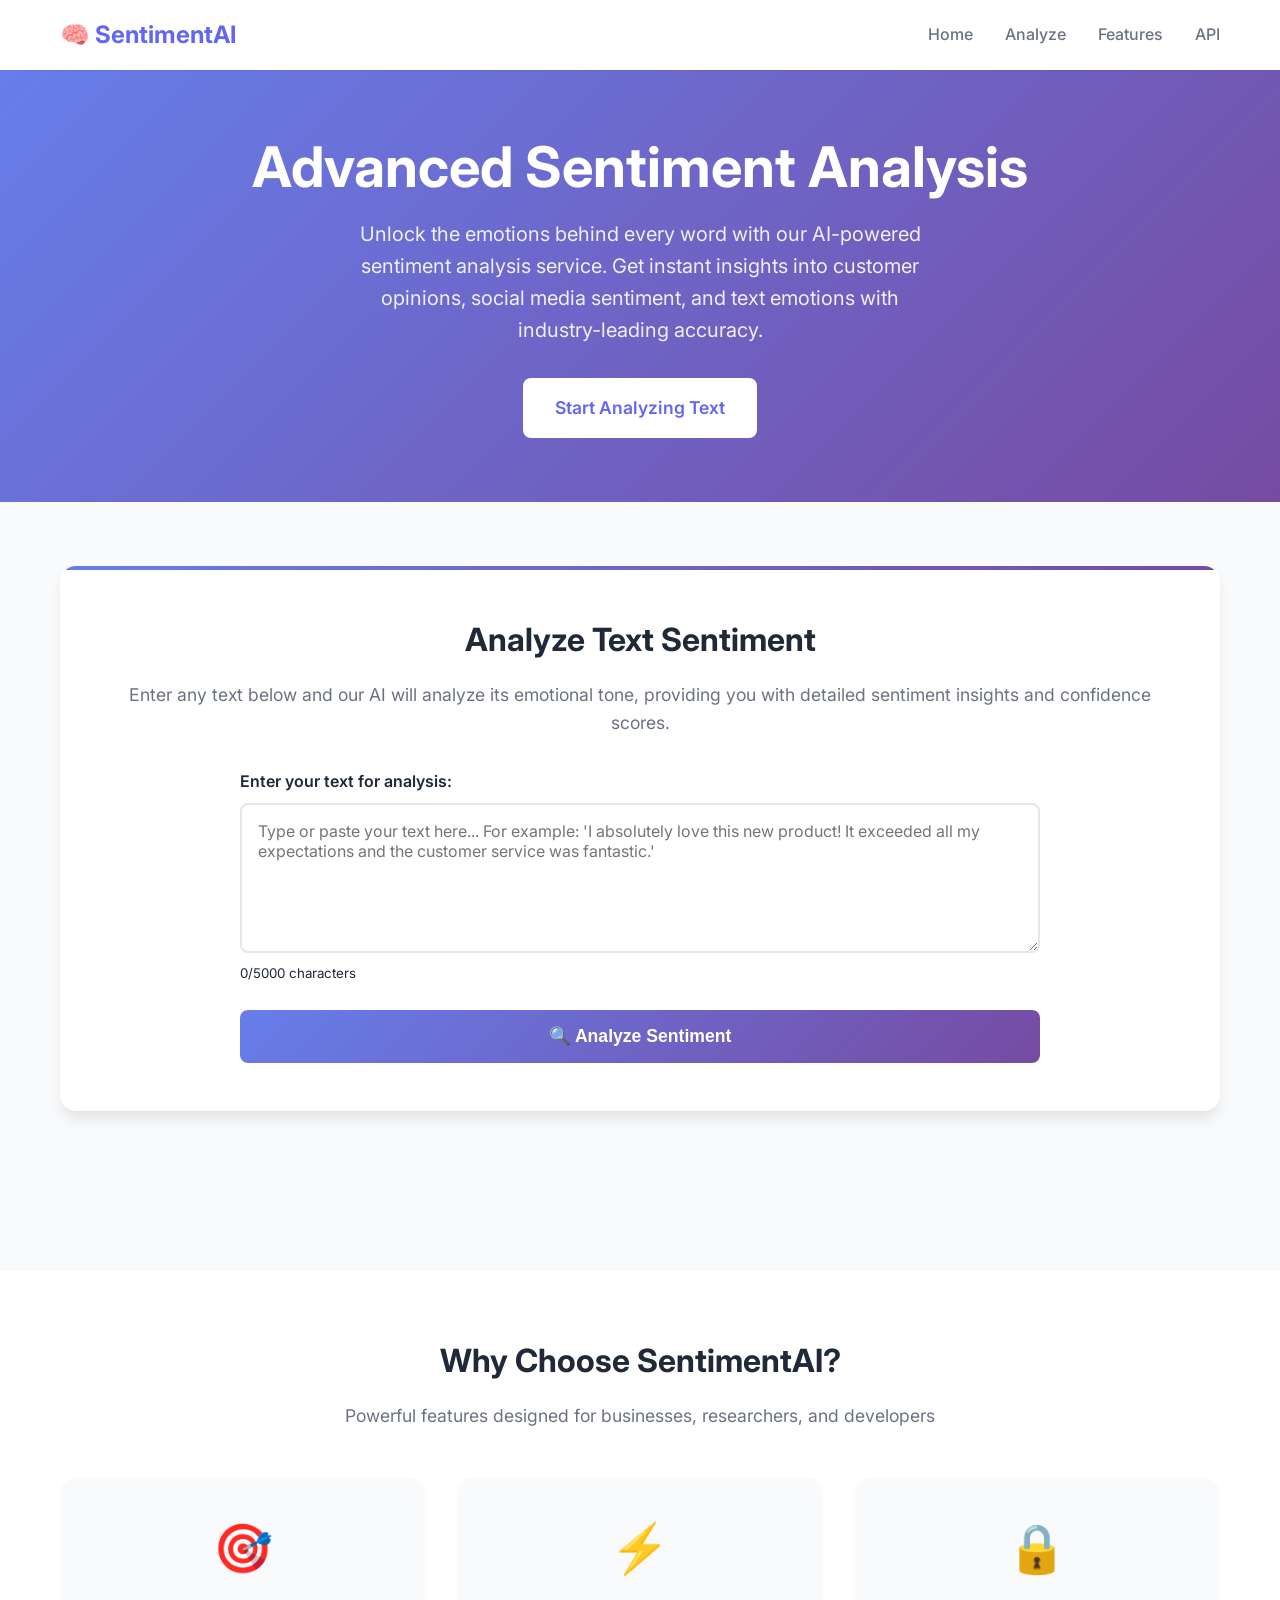
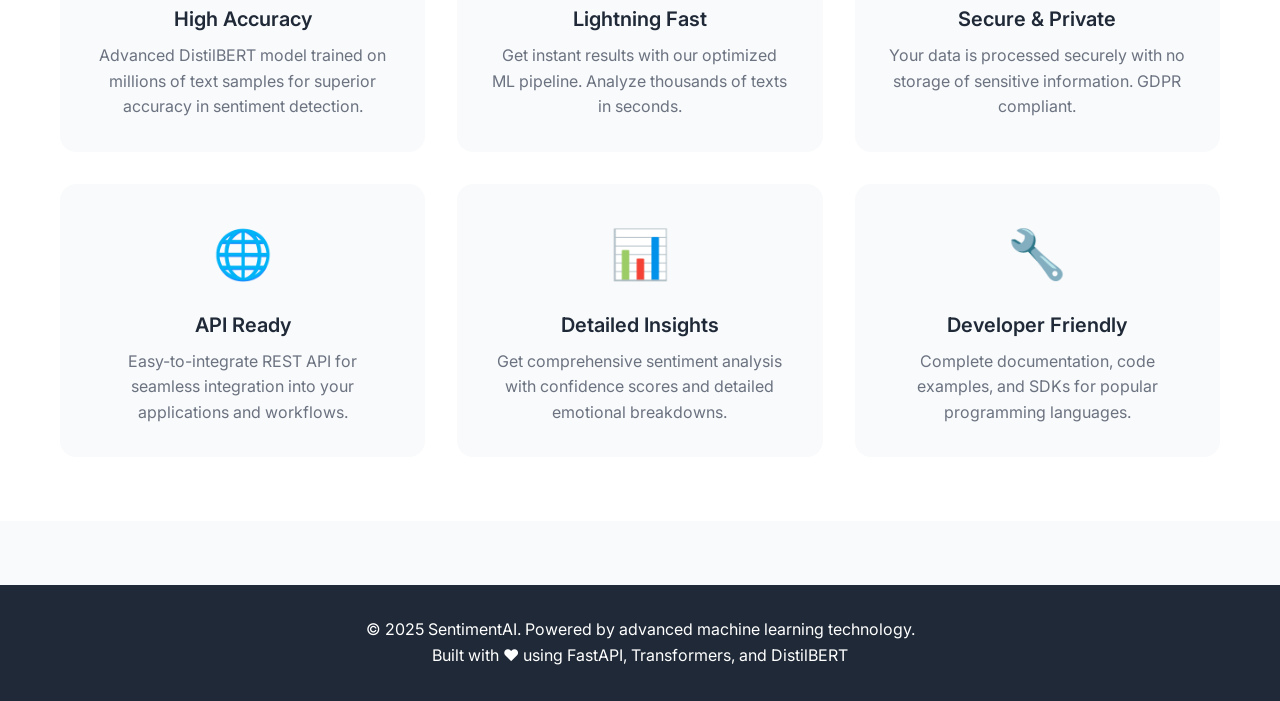
<file: backend/templates/index.html>
<!DOCTYPE html>
<html lang="en">
<head>
    <meta charset="UTF-8">
    <meta name="viewport" content="width=device-width, initial-scale=1.0">
    <title>SentimentAI - Advanced Text Sentiment Analysis Service</title>
    <meta name="description" content="Professional AI-powered sentiment analysis service. Analyze emotions, opinions, and sentiment in text with high accuracy using advanced machine learning.">
    <link href="https://fonts.googleapis.com/css2?family=Inter:wght@400;500;600;700&display=swap" rel="stylesheet">
    <link href="/static/style.css" rel="stylesheet">
    <link rel="icon" href="data:image/svg+xml,<svg xmlns='http://www.w3.org/2000/svg' viewBox='0 0 100 100'><text y='.9em' font-size='90'>🧠</text></svg>">
</head>
<body>
    <!-- Header Navigation -->
    <header class="header">
        <div class="container">
            <nav class="nav">
                <div class="logo">🧠 SentimentAI</div>
                <ul class="nav-links">
                    <li><a href="#home">Home</a></li>
                    <li><a href="#service">Analyze</a></li>
                    <li><a href="#features">Features</a></li>
                    <li><a href="#api">API</a></li>
                </ul>
            </nav>
        </div>
    </header>

    <!-- Hero Section -->
    <section class="hero" id="home">
        <div class="container">
            <h1>Advanced Sentiment Analysis</h1>
            <p>Unlock the emotions behind every word with our AI-powered sentiment analysis service. Get instant insights into customer opinions, social media sentiment, and text emotions with industry-leading accuracy.</p>
            <a href="#service" class="cta-button">Start Analyzing Text</a>
        </div>
    </section>

    <!-- Main Service Section -->
    <section class="main-content" id="service">
        <div class="container">
            <div class="service-card fade-in-up">
                <h2 class="section-title">Analyze Text Sentiment</h2>
                <p class="section-subtitle">Enter any text below and our AI will analyze its emotional tone, providing you with detailed sentiment insights and confidence scores.</p>
                
                <form class="sentiment-form" id="sentimentForm">
                    <div class="form-group">
                        <label for="textInput" class="form-label">Enter your text for analysis:</label>
                        <textarea 
                            id="textInput" 
                            class="form-textarea" 
                            placeholder="Type or paste your text here... For example: 'I absolutely love this new product! It exceeded all my expectations and the customer service was fantastic.'"
                            maxlength="5000"
                        ></textarea>
                        <div class="character-count">
                            <small><span id="charCount">0</span>/5000 characters</small>
                        </div>
                    </div>
                    
                    <button type="submit" class="analyze-button" id="analyzeBtn">
                        <span class="loading" id="loadingSpinner"></span>
                        <span id="buttonText">🔍 Analyze Sentiment</span>
                    </button>
                </form>

                <!-- Results Container -->
                <div class="result-container" id="resultContainer">
                    <div class="result-card">
                        <h3 class="result-header">Analysis Results</h3>
                        <div id="sentimentResult"></div>
                    </div>
                </div>
            </div>
        </div>
    </section>

    <!-- Features Section -->
    <section class="features" id="features">
        <div class="container">
            <h2 class="section-title">Why Choose SentimentAI?</h2>
            <p class="section-subtitle">Powerful features designed for businesses, researchers, and developers</p>
            
            <div class="features-grid">
                <div class="feature-card">
                    <div class="feature-icon">🎯</div>
                    <h3 class="feature-title">High Accuracy</h3>
                    <p class="feature-description">Advanced DistilBERT model trained on millions of text samples for superior accuracy in sentiment detection.</p>
                </div>
                
                <div class="feature-card">
                    <div class="feature-icon">⚡</div>
                    <h3 class="feature-title">Lightning Fast</h3>
                    <p class="feature-description">Get instant results with our optimized ML pipeline. Analyze thousands of texts in seconds.</p>
                </div>
                
                <div class="feature-card">
                    <div class="feature-icon">🔒</div>
                    <h3 class="feature-title">Secure & Private</h3>
                    <p class="feature-description">Your data is processed securely with no storage of sensitive information. GDPR compliant.</p>
                </div>
                
                <div class="feature-card">
                    <div class="feature-icon">🌐</div>
                    <h3 class="feature-title">API Ready</h3>
                    <p class="feature-description">Easy-to-integrate REST API for seamless integration into your applications and workflows.</p>
                </div>
                
                <div class="feature-card">
                    <div class="feature-icon">📊</div>
                    <h3 class="feature-title">Detailed Insights</h3>
                    <p class="feature-description">Get comprehensive sentiment analysis with confidence scores and detailed emotional breakdowns.</p>
                </div>
                
                <div class="feature-card">
                    <div class="feature-icon">🔧</div>
                    <h3 class="feature-title">Developer Friendly</h3>
                    <p class="feature-description">Complete documentation, code examples, and SDKs for popular programming languages.</p>
                </div>
            </div>
        </div>
    </section>

    <!-- Footer -->
    <footer class="footer">
        <div class="container">
            <p>&copy; 2025 SentimentAI. Powered by advanced machine learning technology.</p>
            <p>Built with ❤️ using FastAPI, Transformers, and DistilBERT</p>
        </div>
    </footer>

    <!-- JavaScript -->
    <script>
        // Character counter
        const textInput = document.getElementById('textInput');
        const charCount = document.getElementById('charCount');

        textInput.addEventListener('input', function() {
            const count = this.value.length;
            charCount.textContent = count;
            
            if (count > 4500) {
                charCount.style.color = '#ef4444';
            } else if (count > 4000) {
                charCount.style.color = '#f59e0b';
            } else {
                charCount.style.color = '#6b7280';
            }
        });

        // Sentiment analysis function
        document.getElementById('sentimentForm').addEventListener('submit', async function(e) {
            e.preventDefault();
            await analyzeSentiment();
        });

        async function analyzeSentiment() {
            const text = textInput.value.trim();
            const analyzeBtn = document.getElementById('analyzeBtn');
            const buttonText = document.getElementById('buttonText');
            const loadingSpinner = document.getElementById('loadingSpinner');
            const resultContainer = document.getElementById('resultContainer');
            const sentimentResult = document.getElementById('sentimentResult');

            if (!text) {
                alert('Please enter some text to analyze.');
                return;
            }

            // Show loading state
            analyzeBtn.disabled = true;
            loadingSpinner.style.display = 'inline-block';
            buttonText.textContent = 'Analyzing...';
            resultContainer.style.display = 'none';

            try {
                const response = await fetch('/predict', {
                    method: 'POST',
                    headers: {
                        'Content-Type': 'application/json',
                    },
                    body: JSON.stringify({ text: text })
                });

                const result = await response.json();

                if (response.ok) {
                    displayResult(result);
                } else {
                    throw new Error(result.detail || 'Analysis failed');
                }
            } catch (error) {
                sentimentResult.innerHTML = `
                    <div class="sentiment-badge sentiment-negative">
                        ❌ Error
                    </div>
                    <p class="confidence-score">Failed to analyze text: ${error.message}</p>
                `;
                resultContainer.style.display = 'block';
            } finally {
                // Reset button state
                analyzeBtn.disabled = false;
                loadingSpinner.style.display = 'none';
                buttonText.textContent = '🔍 Analyze Sentiment';
            }
        }

        function displayResult(result) {
            const sentimentResult = document.getElementById('sentimentResult');
            const resultContainer = document.getElementById('resultContainer');
            
            const isPositive = result.label === 'POSITIVE';
            const confidence = (result.score * 100).toFixed(1);
            const emoji = isPositive ? '😊' : '😔';
            const sentimentClass = isPositive ? 'sentiment-positive' : 'sentiment-negative';
            
            sentimentResult.innerHTML = `
                <div class="sentiment-badge ${sentimentClass}">
                    ${emoji} ${result.label}
                </div>
                <p class="confidence-score">
                    <strong>Confidence Score:</strong> ${confidence}%
                </p>
                <div class="confidence-bar">
                    <div class="confidence-fill" style="width: ${confidence}%"></div>
                </div>
                <div style="margin-top: 1rem;">
                    <small style="color: #6b7280;">
                        ${isPositive ? 
                            'This text expresses positive sentiment, emotions, or opinions.' : 
                            'This text expresses negative sentiment, emotions, or opinions.'
                        }
                    </small>
                </div>
            `;
            
            resultContainer.style.display = 'block';
            resultContainer.scrollIntoView({ behavior: 'smooth', block: 'nearest' });
        }

        // Smooth scrolling for navigation links
        document.querySelectorAll('a[href^="#"]').forEach(anchor => {
            anchor.addEventListener('click', function (e) {
                e.preventDefault();
                const target = document.querySelector(this.getAttribute('href'));
                if (target) {
                    target.scrollIntoView({ behavior: 'smooth' });
                }
            });
        });

        // Add fade-in animation on scroll
        const observerOptions = {
            threshold: 0.1,
            rootMargin: '0px 0px -50px 0px'
        };

        const observer = new IntersectionObserver((entries) => {
            entries.forEach(entry => {
                if (entry.isIntersecting) {
                    entry.target.classList.add('fade-in-up');
                }
            });
        }, observerOptions);

        document.querySelectorAll('.feature-card').forEach(card => {
            observer.observe(card);
        });
    </script>
</body>
</html>
</file>
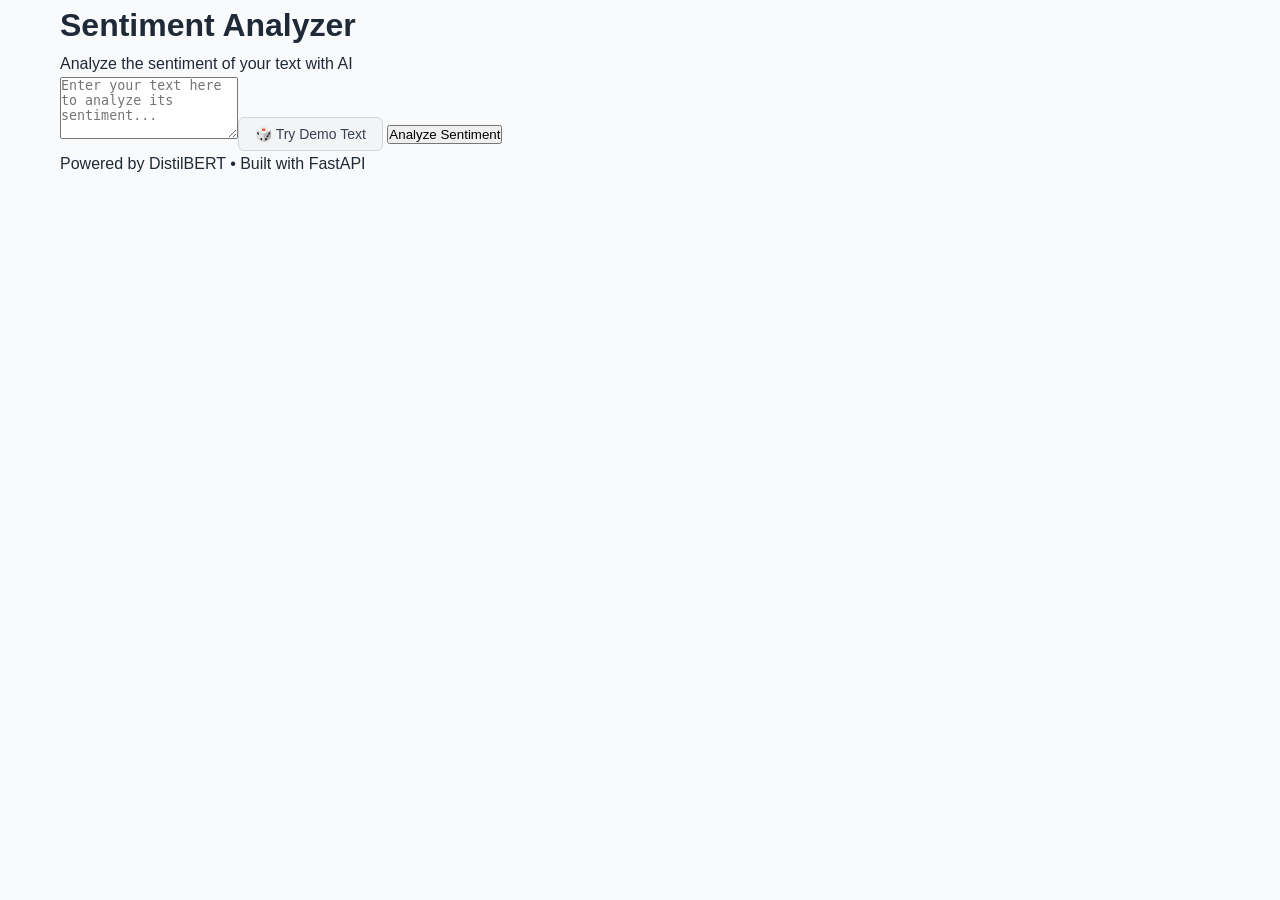
<file: sentiment-docker-api/backend/templates/index.html>
<!DOCTYPE html>
<html lang="en">
<head>
    <meta charset="UTF-8">
    <meta name="viewport" content="width=device-width, initial-scale=1.0">
    <title>Sentiment Analysis</title>
    <link rel="stylesheet" href="/static/style.css">
</head>
<body>
    <div class="container">
        <h1>Sentiment Analyzer</h1>
        <p class="subtitle">Analyze the sentiment of your text with AI</p>

        <div class="input-section">
            <textarea 
                id="textInput" 
                placeholder="Enter your text here to analyze its sentiment..."
                rows="4"
            ></textarea>
            <button id="analyzeBtn" onclick="analyzeSentiment()">
                Analyze Sentiment
            </button>
        </div>

        <div class="result-section" id="resultSection" style="display: none;">
            <h3>Analysis Result</h3>
            <div class="sentiment-badge" id="sentimentBadge"></div>
            <div class="confidence-score" id="confidenceScore"></div>
            <div class="json-output" id="jsonOutput"></div>
        </div>

        <div class="loading" id="loading" style="display: none;">
            <div class="spinner"></div>
            <p>Analyzing sentiment...</p>
        </div>

        <div class="error" id="error" style="display: none;">
            <p id="errorMessage"></p>
        </div>

        <footer>
            <p>Powered by DistilBERT • Built with FastAPI</p>
        </footer>
    </div>

    <script src="/static/script.js"></script>
</body>
</html>
</file>
<file: static/style.css>
/* Modern Professional CSS for Sentiment Analysis Service */

* {
    margin: 0;
    padding: 0;
    box-sizing: border-box;
}

:root {
    --primary-color: #6366f1;
    --primary-dark: #4f46e5;
    --secondary-color: #06b6d4;
    --success-color: #10b981;
    --warning-color: #f59e0b;
    --error-color: #ef4444;
    --text-primary: #1f2937;
    --text-secondary: #6b7280;
    --bg-primary: #ffffff;
    --bg-secondary: #f9fafb;
    --bg-gradient: linear-gradient(135deg, #667eea 0%, #764ba2 100%);
    --shadow-sm: 0 1px 2px 0 rgba(0, 0, 0, 0.05);
    --shadow-md: 0 4px 6px -1px rgba(0, 0, 0, 0.1);
    --shadow-lg: 0 10px 15px -3px rgba(0, 0, 0, 0.1);
    --shadow-xl: 0 20px 25px -5px rgba(0, 0, 0, 0.1);
}

body {
    font-family: 'Inter', -apple-system, BlinkMacSystemFont, 'Segoe UI', Roboto, sans-serif;
    line-height: 1.6;
    color: var(--text-primary);
    background: var(--bg-secondary);
}

.container {
    max-width: 1200px;
    margin: 0 auto;
    padding: 0 20px;
}

/* Header Styles */
.header {
    background: var(--bg-primary);
    box-shadow: var(--shadow-sm);
    position: sticky;
    top: 0;
    z-index: 100;
}

.nav {
    display: flex;
    justify-content: space-between;
    align-items: center;
    padding: 1rem 0;
}

.logo {
    font-size: 1.5rem;
    font-weight: 700;
    color: var(--primary-color);
}

.nav-links {
    display: flex;
    list-style: none;
    gap: 2rem;
}

.nav-links a {
    text-decoration: none;
    color: var(--text-secondary);
    font-weight: 500;
    transition: color 0.3s ease;
}

.nav-links a:hover {
    color: var(--primary-color);
}

/* Hero Section */
.hero {
    background: var(--bg-gradient);
    color: white;
    text-align: center;
    padding: 4rem 0;
}

.hero h1 {
    font-size: 3.5rem;
    font-weight: 700;
    margin-bottom: 1rem;
    line-height: 1.2;
}

.hero p {
    font-size: 1.25rem;
    opacity: 0.9;
    margin-bottom: 2rem;
    max-width: 600px;
    margin-left: auto;
    margin-right: auto;
}

.cta-button {
    background: white;
    color: var(--primary-color);
    padding: 1rem 2rem;
    border: none;
    border-radius: 0.5rem;
    font-size: 1.1rem;
    font-weight: 600;
    cursor: pointer;
    transition: all 0.3s ease;
    text-decoration: none;
    display: inline-block;
}

.cta-button:hover {
    transform: translateY(-2px);
    box-shadow: var(--shadow-lg);
}

/* Main Content */
.main-content {
    padding: 4rem 0;
}

.service-card {
    background: var(--bg-primary);
    border-radius: 1rem;
    padding: 3rem;
    box-shadow: var(--shadow-lg);
    margin-bottom: 2rem;
    position: relative;
    overflow: hidden;
}

.service-card::before {
    content: '';
    position: absolute;
    top: 0;
    left: 0;
    right: 0;
    height: 4px;
    background: var(--bg-gradient);
}

.section-title {
    font-size: 2rem;
    font-weight: 700;
    margin-bottom: 1rem;
    color: var(--text-primary);
    text-align: center;
}

.section-subtitle {
    color: var(--text-secondary);
    text-align: center;
    margin-bottom: 2rem;
    font-size: 1.1rem;
}

/* Form Styles */
.sentiment-form {
    max-width: 800px;
    margin: 0 auto;
}

.form-group {
    margin-bottom: 1.5rem;
}

.form-label {
    display: block;
    margin-bottom: 0.5rem;
    font-weight: 600;
    color: var(--text-primary);
}

.form-textarea {
    width: 100%;
    min-height: 150px;
    padding: 1rem;
    border: 2px solid #e5e7eb;
    border-radius: 0.5rem;
    font-size: 1rem;
    font-family: inherit;
    resize: vertical;
    transition: border-color 0.3s ease, box-shadow 0.3s ease;
}

.form-textarea:focus {
    outline: none;
    border-color: var(--primary-color);
    box-shadow: 0 0 0 3px rgba(99, 102, 241, 0.1);
}

.analyze-button {
    background: var(--bg-gradient);
    color: white;
    padding: 1rem 2rem;
    border: none;
    border-radius: 0.5rem;
    font-size: 1.1rem;
    font-weight: 600;
    cursor: pointer;
    transition: all 0.3s ease;
    width: 100%;
    position: relative;
    overflow: hidden;
}

.analyze-button:hover {
    transform: translateY(-2px);
    box-shadow: var(--shadow-xl);
}

.analyze-button:disabled {
    opacity: 0.6;
    cursor: not-allowed;
    transform: none;
}

.loading {
    display: none;
    width: 20px;
    height: 20px;
    border: 2px solid #ffffff40;
    border-top: 2px solid white;
    border-radius: 50%;
    animation: spin 1s linear infinite;
    margin-right: 0.5rem;
}

@keyframes spin {
    0% { transform: rotate(0deg); }
    100% { transform: rotate(360deg); }
}

/* Result Styles */
.result-container {
    margin-top: 2rem;
    display: none;
}

.result-card {
    background: var(--bg-primary);
    border-radius: 1rem;
    padding: 2rem;
    box-shadow: var(--shadow-md);
    border-left: 4px solid var(--primary-color);
}

.result-header {
    font-size: 1.5rem;
    font-weight: 700;
    margin-bottom: 1rem;
    color: var(--text-primary);
}

.sentiment-badge {
    display: inline-block;
    padding: 0.5rem 1rem;
    border-radius: 2rem;
    font-weight: 600;
    font-size: 0.9rem;
    margin-bottom: 1rem;
}

.sentiment-positive {
    background: #dcfce7;
    color: #166534;
}

.sentiment-negative {
    background: #fee2e2;
    color: #991b1b;
}

.confidence-score {
    font-size: 1.1rem;
    color: var(--text-secondary);
}

.confidence-bar {
    width: 100%;
    height: 8px;
    background: #e5e7eb;
    border-radius: 4px;
    overflow: hidden;
    margin-top: 0.5rem;
}

.confidence-fill {
    height: 100%;
    background: var(--bg-gradient);
    transition: width 0.5s ease;
}

/* Features Section */
.features {
    background: var(--bg-primary);
    padding: 4rem 0;
    margin-top: 4rem;
}

.features-grid {
    display: grid;
    grid-template-columns: repeat(auto-fit, minmax(300px, 1fr));
    gap: 2rem;
    margin-top: 3rem;
}

.feature-card {
    text-align: center;
    padding: 2rem;
    border-radius: 1rem;
    background: var(--bg-secondary);
    transition: transform 0.3s ease;
}

.feature-card:hover {
    transform: translateY(-5px);
}

.feature-icon {
    font-size: 3rem;
    margin-bottom: 1rem;
}

.feature-title {
    font-size: 1.25rem;
    font-weight: 600;
    margin-bottom: 0.5rem;
    color: var(--text-primary);
}

.feature-description {
    color: var(--text-secondary);
}

/* Footer */
.footer {
    background: var(--text-primary);
    color: white;
    text-align: center;
    padding: 2rem 0;
    margin-top: 4rem;
}

/* Responsive Design */
@media (max-width: 768px) {
    .hero h1 {
        font-size: 2.5rem;
    }
    
    .hero p {
        font-size: 1.1rem;
    }
    
    .service-card {
        padding: 2rem;
    }
    
    .nav {
        flex-direction: column;
        gap: 1rem;
    }
    
    .nav-links {
        gap: 1rem;
    }
}

/* Animations */
@keyframes fadeInUp {
    from {
        opacity: 0;
        transform: translateY(30px);
    }
    to {
        opacity: 1;
        transform: translateY(0);
    }
}

.fade-in-up {
    animation: fadeInUp 0.6s ease forwards;
}
</file>
